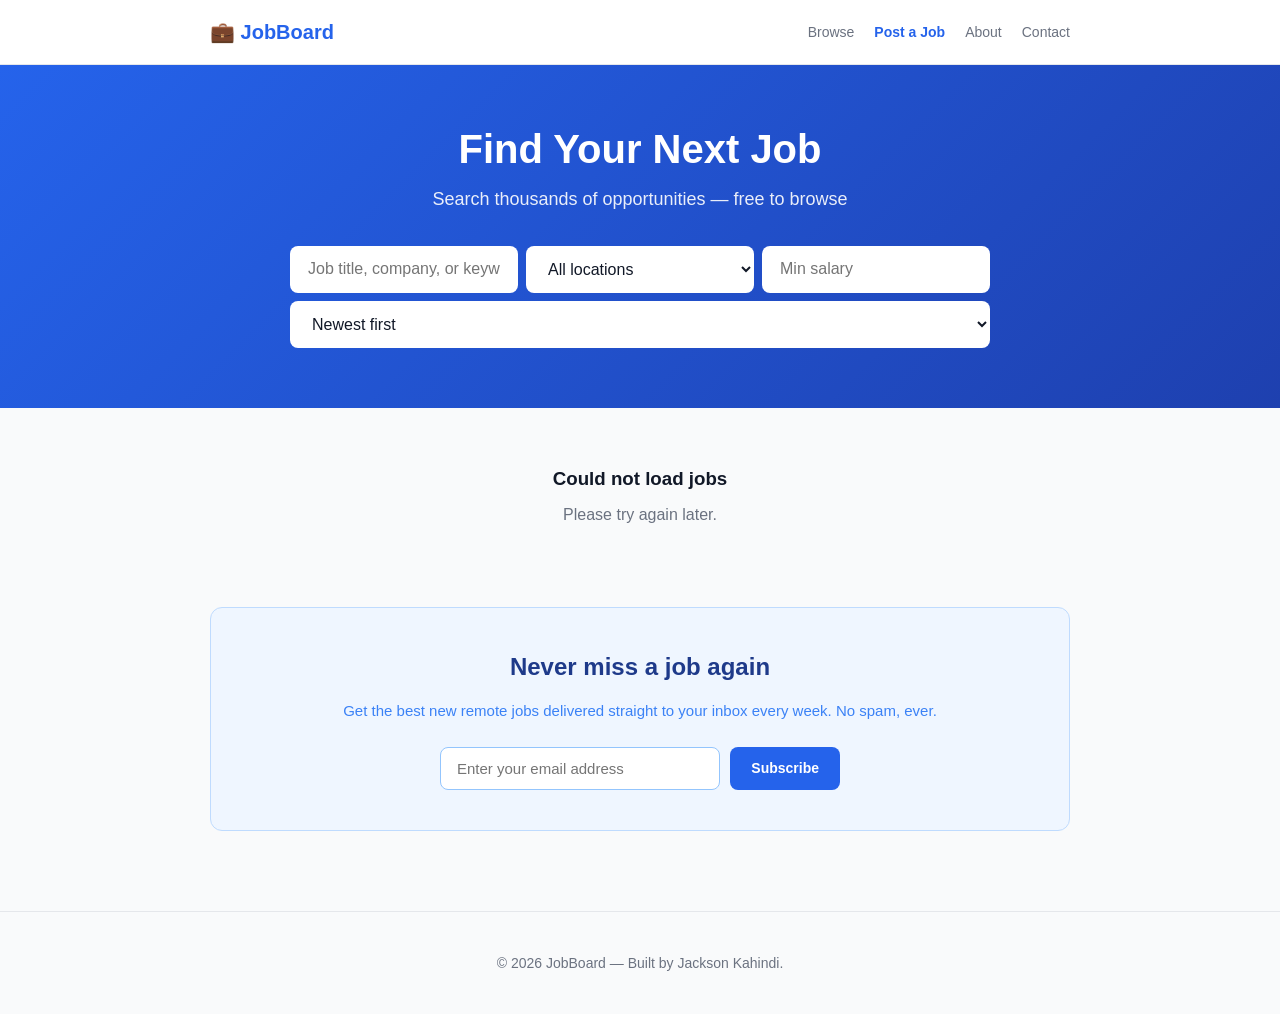
<file: index.html>
<!DOCTYPE html>
<html lang="en">
<head>
  <meta charset="UTF-8" />
  <meta name="viewport" content="width=device-width, initial-scale=1.0" />
  <title>JobBoard — Find Your Next Job</title>
  <meta name="description" content="Search thousands of jobs. Free to browse." />
  <link rel="stylesheet" href="css/style.css" />
  <script async src="https://www.googletagmanager.com/gtm.js?id=GTM-PNM9JQTP"></script>
  <script async src="https://www.googletagmanager.com/gtm.js?id=GTM-PNM9JQTP"></script>
  <script>
     window.dataLayer = window.dataLayer || [];
    function gtag(){dataLayer.push(arguments);}
    gtag('js', new Date());
  </script>
</head>
<body>
    <nav class="navbar">
    <div class="container nav-inner">
      <a href="index.html" class="logo">💼 JobBoard</a>
      <div class="nav-links">
        <a href="index.html#jobs">Browse</a>
        <a href="post.html" style="color:#2563eb; font-weight:600;">Post a Job</a>
        <a href="index.html#about">About</a>
        <a href="mailto:jacksonkahindi727@gmail.com">Contact</a>
      </div>
    </div>
    </nav>

  <section class="hero">
    <div class="container">
      <h1>Find Your Next Job</h1>
      <p>Search thousands of opportunities — free to browse</p>
        <div class="search-box">
            <input id="searchInput" type="text" placeholder="Job title, company, or keyword..." />
                <select id="locationSelect">
                <option value="">All locations</option>
                <option value="Remote">Remote</option>
                <option value="Berlin">Berlin</option>
                <option value="New York">New York</option>
                <option value="London">London</option>
                </select>
            <input id="salaryInput" type="number" placeholder="Min salary" min="0" step="10000" />
            <select id="sortSelect">
                <option value="recent">Newest first</option>
                <option value="salary">Highest salary</option>
                <option value="title">Title A–Z</option>
            </select>
      </div>
    </div>
  </section>

  <main class="container" id="jobs">
    <div class="results-info" id="resultsInfo"></div>
    <div id="jobsList"></div>
  </main>
   
    <!-- NEW: Email Capture Section -->
  <section class="alert-section">
    <div class="container">
      <div class="alert-card">
        <h2>Never miss a job again</h2>
        <p>Get the best new remote jobs delivered straight to your inbox every week. No spam, ever.</p>
        
        <!-- Replace the action URL with your NEW Formspree URL -->
        <form action="https://formspree.io/f/mljbgajl" method="POST" class="alert-form">
          <input type="email" name="email" placeholder="Enter your email address" required />
          <button type="submit" class="btn btn-primary">Subscribe</button>
        </form>
      </div>
    </div>
  </section>

  <footer id="about">
    <div class="container">
      <p>© 2026 JobBoard — Built by Jackson Kahindi.</p>
    </div>
  </footer>

    <script src="js/jobs-data.js?v=3"></script>
    <script src="js/app.js?v=3"></script>
</body>
</html>
</file>
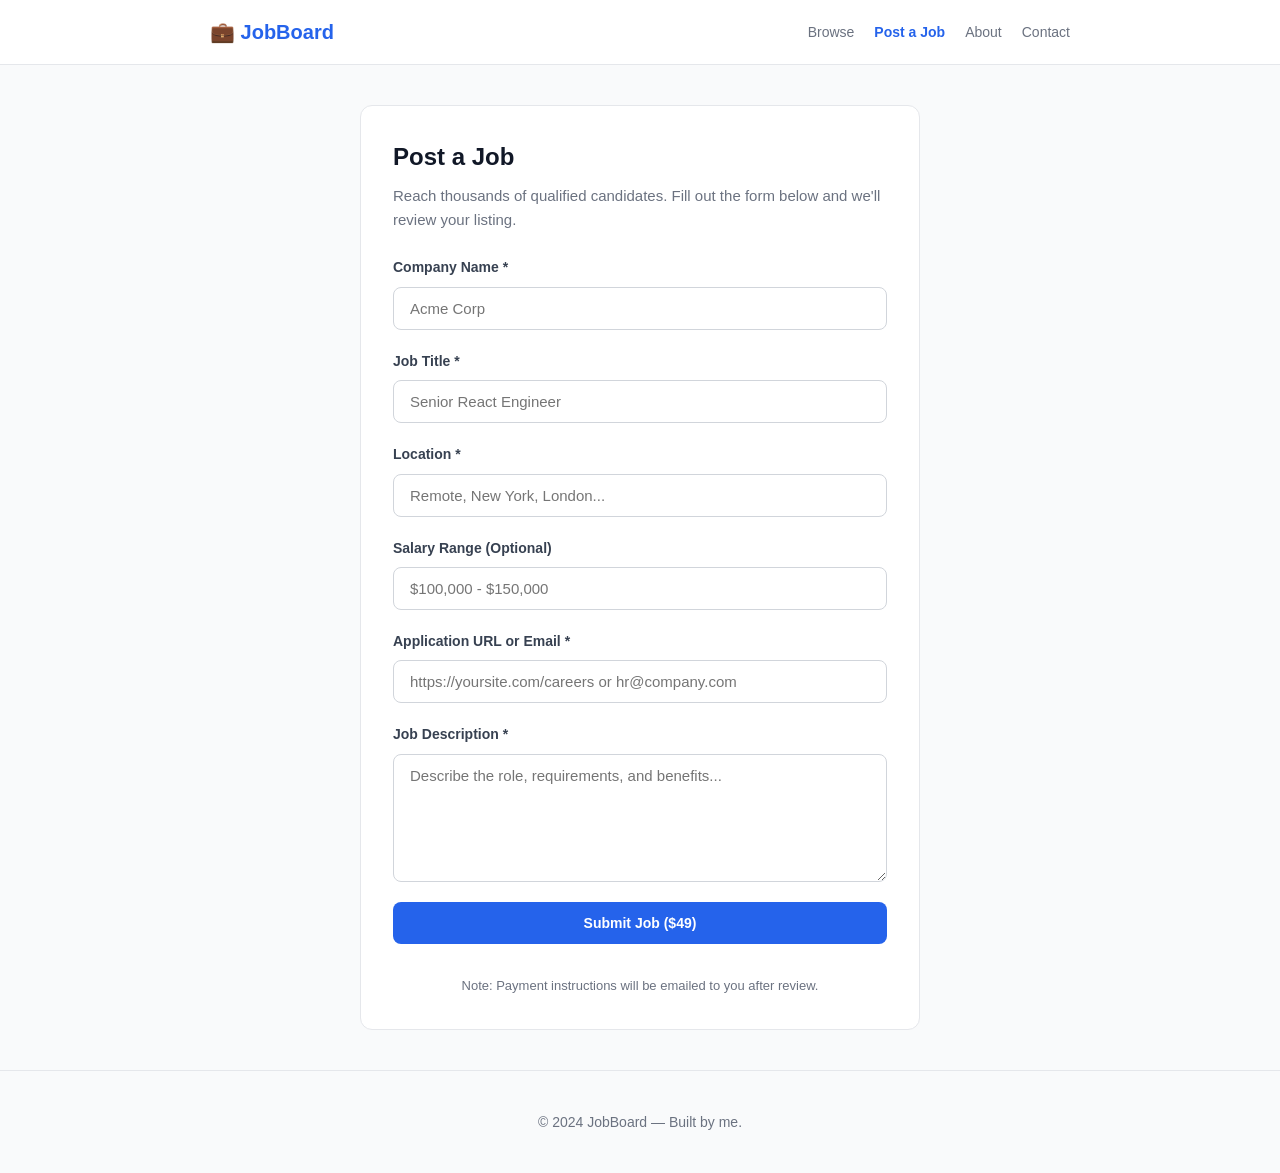
<file: post.html>
<!DOCTYPE html>
<html lang="en">
<head>
  <meta charset="UTF-8" />
  <meta name="viewport" content="width=device-width, initial-scale=1.0" />
  <title>Post a Job — JobBoard</title>
  <meta name="description" content="Hire top talent. Post a job on our board." />
  <link rel="stylesheet" href="css/style.css" />
</head>
<body>
    <nav class="navbar">
    <div class="container nav-inner">
      <a href="index.html" class="logo">💼 JobBoard</a>
      <div class="nav-links">
        <a href="index.html#jobs">Browse</a>
        <a href="post.html" style="color:#2563eb; font-weight:600;">Post a Job</a>
        <a href="index.html#about">About</a>
        <a href="mailto:jacksonkahindi727@gmail.com">Contact</a>
      </div>
    </div>
  </nav>

  <main class="container" style="max-width: 600px;">
    <div class="form-container">
      <h1>Post a Job</h1>
      <p>Reach thousands of qualified candidates. Fill out the form below and we'll review your listing.</p>

      <!-- IMPORTANT: Replace the action URL below with your Formspree URL from Step 1 -->
      <form action="https://formspree.io/f/mzerdyzy" method="POST" class="job-form">
        
        <div class="form-group">
          <label for="company">Company Name *</label>
          <input type="text" id="company" name="company" required placeholder="Acme Corp" />
        </div>

        <div class="form-group">
          <label for="title">Job Title *</label>
          <input type="text" id="title" name="title" required placeholder="Senior React Engineer" />
        </div>

        <div class="form-group">
          <label for="location">Location *</label>
          <input type="text" id="location" name="location" required placeholder="Remote, New York, London..." />
        </div>

        <div class="form-group">
          <label for="salary">Salary Range (Optional)</label>
          <input type="text" id="salary" name="salary" placeholder="$100,000 - $150,000" />
        </div>

        <div class="form-group">
          <label for="apply_url">Application URL or Email *</label>
          <input type="text" id="apply_url" name="apply_url" required placeholder="https://yoursite.com/careers or hr@company.com" />
        </div>

        <div class="form-group">
          <label for="description">Job Description *</label>
          <textarea id="description" name="description" rows="6" required placeholder="Describe the role, requirements, and benefits..."></textarea>
        </div>

        <button type="submit" class="btn btn-primary" style="width: 100%;">Submit Job ($49)</button>
        <p class="form-note">Note: Payment instructions will be emailed to you after review.</p>
      </form>
    </div>
  </main>

  <footer>
    <div class="container">
      <p>© 2024 JobBoard — Built by me.</p>
    </div>
  </footer>
</body>
</html>
</file>
<file: css/style.css>
/* ============================================
   RESET & BASE
   ============================================ */
* {
  margin: 0;
  padding: 0;
  box-sizing: border-box;
}

body {
  font-family: -apple-system, BlinkMacSystemFont, "Segoe UI", Roboto, sans-serif;
  background: #f9fafb;
  color: #111827;
  line-height: 1.6;
  min-height: 100vh;
}

.container {
  max-width: 900px;
  margin: 0 auto;
  padding: 0 20px;
  width: 100%;
}

/* ============================================
   NAVBAR
   ============================================ */
.navbar {
  background: white;
  border-bottom: 1px solid #e5e7eb;
  position: sticky;
  top: 0;
  z-index: 10;
}

.nav-inner {
  display: flex;
  align-items: center;
  justify-content: space-between;
  padding: 16px 20px;
  gap: 16px;
  flex-wrap: wrap;
}

.logo {
  font-weight: 700;
  font-size: 20px;
  color: #2563eb;
  text-decoration: none;
}

.nav-links {
  display: flex;
  gap: 20px;
  flex-wrap: wrap;
}

.nav-links a {
  color: #6b7280;
  text-decoration: none;
  font-size: 14px;
  transition: color 0.15s;
}

.nav-links a:hover {
  color: #2563eb;
}

/* ============================================
   HERO
   ============================================ */
.hero {
  background: linear-gradient(135deg, #2563eb 0%, #1e40af 100%);
  color: white;
  padding: 60px 0;
  text-align: center;
}

.hero h1 {
  font-size: clamp(28px, 5vw, 40px);
  margin-bottom: 12px;
  line-height: 1.2;
}

.hero p {
  font-size: clamp(15px, 2vw, 18px);
  opacity: 0.9;
  margin-bottom: 32px;
}

.search-box {
  display: flex;
  gap: 8px;
  flex-wrap: wrap;
  justify-content: center;
  max-width: 700px;
  margin: 0 auto;
}

.search-box input,
.search-box select {
  padding: 14px 18px;
  border: none;
  border-radius: 8px;
  font-size: 16px;
  outline: none;
  background: white;
  color: #111827;
}

.search-box input,
.search-box select {
  flex: 1 1 200px;
  min-width: 0;
  cursor: pointer;
}

/* ============================================
   MAIN CONTENT / JOB CARDS
   ============================================ */
main {
  padding-top: 24px;
  padding-bottom: 24px;
}

.results-info {
  color: #6b7280;
  font-size: 14px;
  margin-bottom: 16px;
}

.job-card {
  background: white;
  border: 1px solid #e5e7eb;
  border-radius: 12px;
  padding: 20px;
  margin-bottom: 12px;
  cursor: pointer;
  transition: box-shadow 0.15s, transform 0.15s;
}

.job-card:hover {
  box-shadow: 0 4px 12px rgba(0, 0, 0, 0.08);
  transform: translateY(-2px);
}

.job-card h3 {
  color: #2563eb;
  font-size: 18px;
  margin-bottom: 6px;
}

.job-card .meta {
  color: #6b7280;
  font-size: 14px;
  margin-bottom: 8px;
}

.job-card .salary {
  color: #059669;
  font-weight: 600;
  font-size: 14px;
}

.tags {
  margin-top: 10px;
  display: flex;
  gap: 6px;
  flex-wrap: wrap;
}

.tag {
  background: #eff6ff;
  color: #2563eb;
  font-size: 12px;
  padding: 3px 10px;
  border-radius: 999px;
}

.no-results {
  text-align: center;
  padding: 40px 20px;
  color: #6b7280;
}

.no-results h3 {
  color: #111827;
  margin-bottom: 8px;
}

/* ============================================
   FOOTER
   ============================================ */
footer {
  text-align: center;
  padding: 40px 0;
  color: #6b7280;
  font-size: 14px;
  border-top: 1px solid #e5e7eb;
  margin-top: 40px;
}

/* ============================================
   RESPONSIVE — tablet & phone
   ============================================ */
@media (max-width: 640px) {
  .hero {
    padding: 40px 0;
  }

  .search-box {
    flex-direction: column;
  }

  .search-box input,
  .search-box select {
    width: 100%;
  }

  .nav-inner {
    justify-content: center;
    text-align: center;
  }
}
/* ============================================
   JOB CARD AS LINK
   ============================================ */
a.job-card {
  text-decoration: none;
  color: inherit;
  display: block;
}

a.job-card h3 {
  color: #2563eb;
}

/* ============================================
   JOB DETAIL PAGE
   ============================================ */
.back-link {
  display: inline-block;
  color: #2563eb;
  text-decoration: none;
  font-size: 14px;
  margin-bottom: 20px;
  margin-top: 20px;
}

.back-link:hover {
  text-decoration: underline;
}

.job-detail-card {
  background: white;
  border: 1px solid #e5e7eb;
  border-radius: 12px;
  padding: 32px;
  margin-bottom: 24px;
}

.job-detail-card h1 {
  font-size: clamp(24px, 4vw, 32px);
  margin-bottom: 12px;
  line-height: 1.2;
}

.job-detail-meta {
  color: #6b7280;
  font-size: 15px;
  margin-bottom: 8px;
}

.job-detail-salary {
  color: #059669;
  font-weight: 600;
  font-size: 18px;
  margin-bottom: 8px;
}

.job-detail-actions {
  display: flex;
  gap: 10px;
  flex-wrap: wrap;
  margin: 24px 0;
  padding-bottom: 24px;
  border-bottom: 1px solid #e5e7eb;
}

.btn {
  padding: 12px 20px;
  border-radius: 8px;
  font-size: 14px;
  font-weight: 600;
  cursor: pointer;
  border: 1px solid transparent;
  text-decoration: none;
  display: inline-block;
  font-family: inherit;
  transition: all 0.15s;
}

.btn-primary {
  background: #2563eb;
  color: white;
}

.btn-primary:hover {
  background: #1e40af;
}

.btn-secondary {
  background: white;
  color: #374151;
  border-color: #e5e7eb;
}

.btn-secondary:hover {
  background: #f3f4f6;
}

.job-detail-section {
  margin-top: 24px;
}

.job-detail-section h2 {
  font-size: 18px;
  margin-bottom: 12px;
  color: #111827;
}

.job-detail-section p {
  color: #374151;
  margin-bottom: 12px;
}

.job-detail-section ul {
  padding-left: 20px;
  color: #374151;
}

.job-detail-section li {
  margin-bottom: 8px;
}

.loading {
  text-align: center;
  padding: 40px;
  color: #6b7280;
}

/* ============================================
   TOAST
   ============================================ */
.toast {
  position: fixed;
  bottom: 24px;
  left: 50%;
  transform: translateX(-50%);
  background: #111827;
  color: white;
  padding: 12px 24px;
  border-radius: 8px;
  font-size: 14px;
  z-index: 9999;
  animation: fadeIn 0.2s ease;
}

@keyframes fadeIn {
  from { opacity: 0; transform: translateX(-50%) translateY(10px); }
  to { opacity: 1; transform: translateX(-50%) translateY(0); }
}

/* ============================================
   RESPONSIVE — tablet & phone
   ============================================ */
@media (max-width: 640px) {
  .hero {
    padding: 40px 0;
  }

  .search-box {
    flex-direction: column;
    align-items: stretch; /* Forces children to stretch horizontally */
  }

  .search-box input,
  .search-box select {
    width: 100%;
    flex: none; /* Stops them from stretching vertically */
    height: 52px; /* Normal, clean height */
    padding: 0 16px;
  }
}
/* Ensure API descriptions look good */
.job-description h2, 
.job-description h3 {
  margin-top: 20px;
  margin-bottom: 10px;
  color: #111827;
}

.job-description p {
  margin-bottom: 12px;
}

.job-description ul {
  padding-left: 20px;
  margin-bottom: 12px;
}

.job-description a {
  color: #2563eb;
  text-decoration: underline;
}
/* ============================================
   API JOB DESCRIPTION FORMATTING
   ============================================ */
.job-description {
  font-size: 15px;
  line-height: 1.6;
  color: #374151;
}

.job-description h1, 
.job-description h2, 
.job-description h3 {
  color: #111827;
  margin-top: 24px;
  margin-bottom: 12px;
  font-weight: 600;
}

.job-description p {
  margin-bottom: 16px;
}

.job-description ul, 
.job-description ol {
  margin-bottom: 16px;
  padding-left: 24px;
}

.job-description li {
  margin-bottom: 8px;
}

.job-description a {
  color: #2563eb;
  text-decoration: underline;
}

.job-description strong {
  font-weight: 600;
  color: #111827;
}
/* ============================================
   JOB POSTING FORM
   ============================================ */
.form-container {
  background: white;
  border: 1px solid #e5e7eb;
  border-radius: 12px;
  padding: 32px;
  margin-top: 40px;
  margin-bottom: 40px;
}

.form-container h1 {
  font-size: 24px;
  margin-bottom: 8px;
}

.form-container > p {
  color: #6b7280;
  margin-bottom: 24px;
  font-size: 15px;
}

.job-form {
  display: flex;
  flex-direction: column;
  gap: 20px;
}

.form-group {
  display: flex;
  flex-direction: column;
  gap: 8px;
}

.form-group label {
  font-size: 14px;
  font-weight: 600;
  color: #374151;
}

.form-group input,
.form-group textarea {
  padding: 12px 16px;
  border: 1px solid #d1d5db;
  border-radius: 8px;
  font-size: 15px;
  font-family: inherit;
  outline: none;
  transition: border-color 0.15s, box-shadow 0.15s;
}

.form-group input:focus,
.form-group textarea:focus {
  border-color: #2563eb;
  box-shadow: 0 0 0 3px rgba(37, 99, 235, 0.1);
}

.form-group textarea {
  resize: vertical;
  min-height: 120px;
}

.form-note {
  font-size: 13px;
  color: #6b7280;
  text-align: center;
  margin-top: 12px;
}

@media (max-width: 640px) {
  .form-container {
    padding: 20px;
  }
}
/* ============================================
   EMAIL CAPTURE (JOB ALERTS)
   ============================================ */
.alert-section {
  padding: 40px 0;
}

.alert-card {
  background: #eff6ff;
  border: 1px solid #bfdbfe;
  border-radius: 12px;
  padding: 40px 20px;
  text-align: center;
}

.alert-card h2 {
  color: #1e3a8a;
  font-size: 24px;
  margin-bottom: 12px;
}

.alert-card p {
  color: #3b82f6;
  margin-bottom: 24px;
  font-size: 15px;
}

.alert-form {
  display: flex;
  gap: 10px;
  max-width: 400px;
  margin: 0 auto;
}

.alert-form input {
  flex: 1;
  padding: 12px 16px;
  border: 1px solid #93c5fd;
  border-radius: 8px;
  font-size: 15px;
  outline: none;
}

.alert-form input:focus {
  border-color: #2563eb;
  box-shadow: 0 0 0 3px rgba(37, 99, 235, 0.2);
}

@media (max-width: 640px) {
  .alert-form {
    flex-direction: column;
  }
  
  .alert-form button {
    width: 100%;
  }
}
/* ============================================
   COMPANY LOGOS
   ============================================ */
.job-header-flex {
  display: flex;
  align-items: center;
  gap: 12px;
  margin-bottom: 8px;
}

.company-logo {
  width: 40px;
  height: 40px;
  border-radius: 8px;
  object-fit: contain;
  background: white;
  border: 1px solid #e5e7eb;
  padding: 4px;
}

.job-detail-header {
  display: flex;
  align-items: center;
  gap: 20px;
  margin-bottom: 20px;
  padding-bottom: 20px;
  border-bottom: 1px solid #e5e7eb;
}

.company-logo-large {
  width: 64px;
  height: 64px;
  border-radius: 12px;
  object-fit: contain;
  background: white;
  border: 1px solid #e5e7eb;
  padding: 6px;
}

@media (max-width: 640px) {
  .job-detail-header {
    flex-direction: column;
    align-items: flex-start;
    gap: 12px;
  }
  .company-logo-large {
    width: 48px;
    height: 48px;
  }
}
</file>
